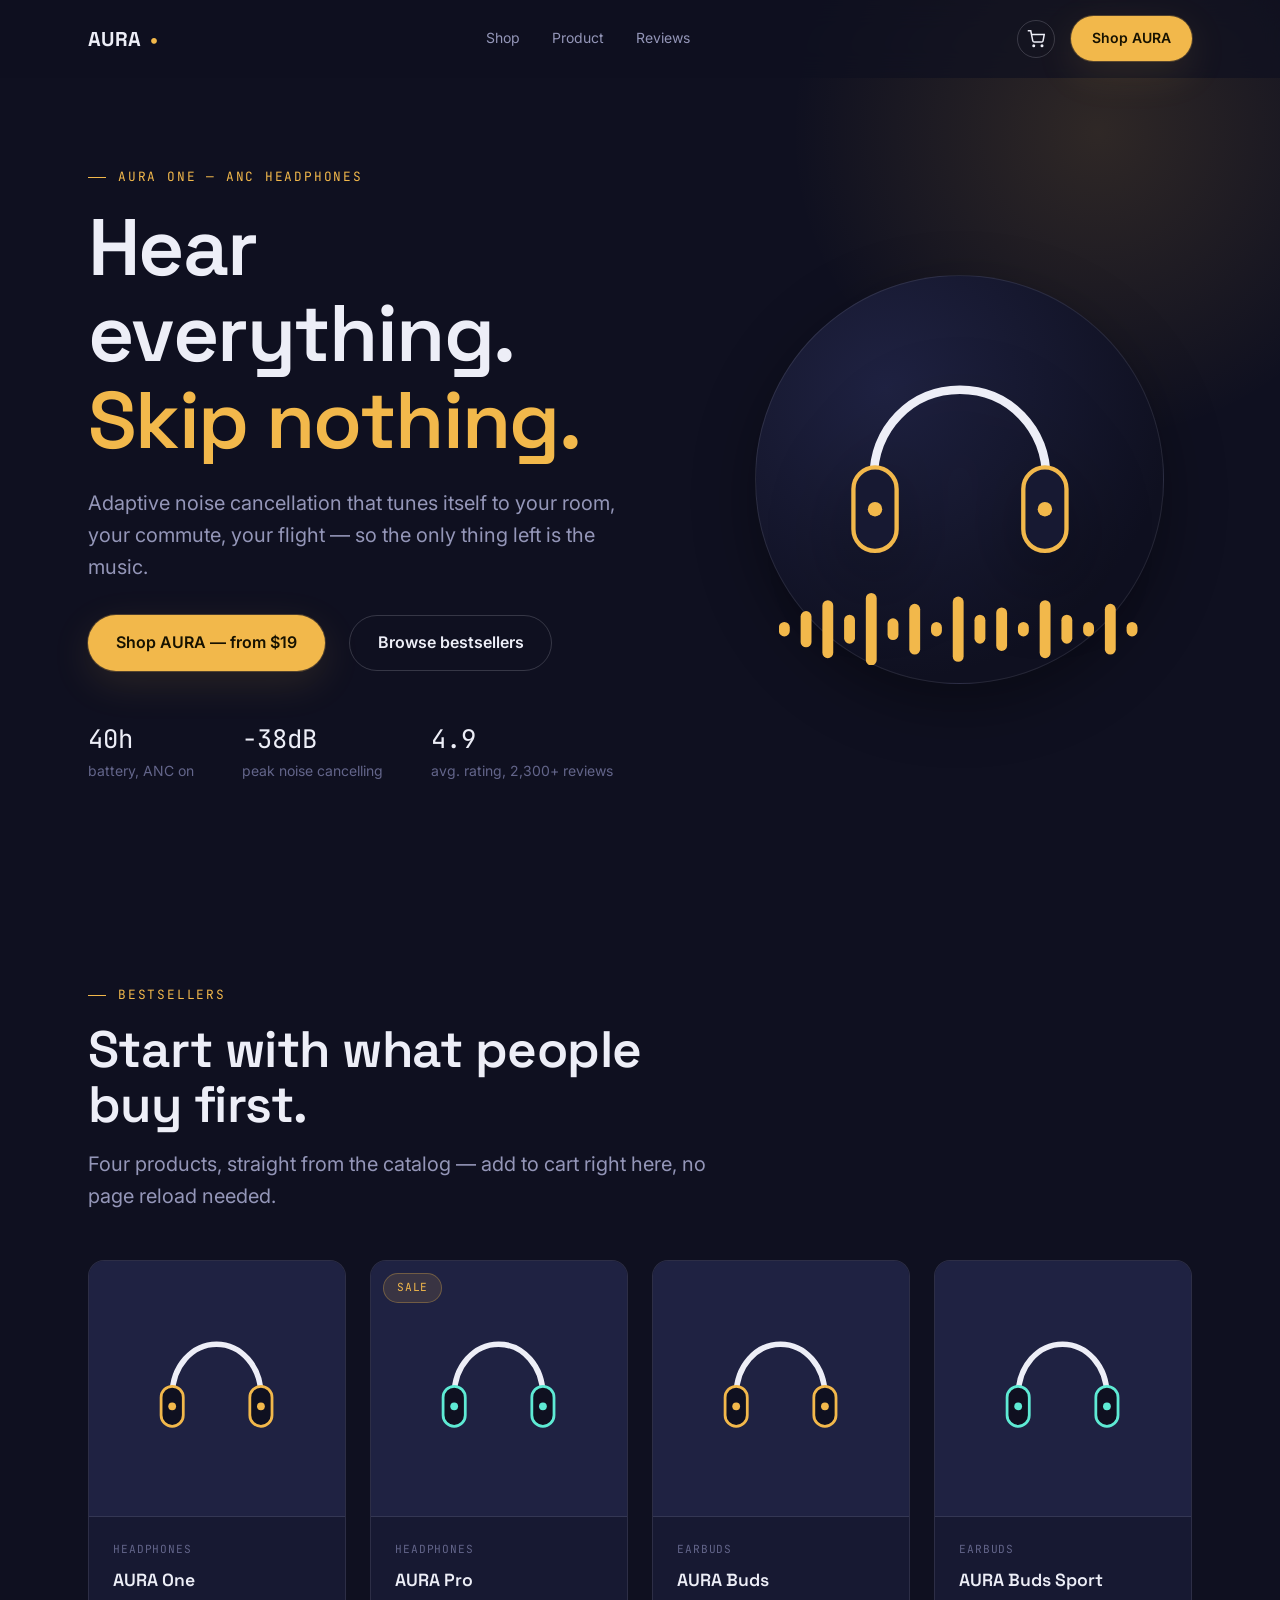
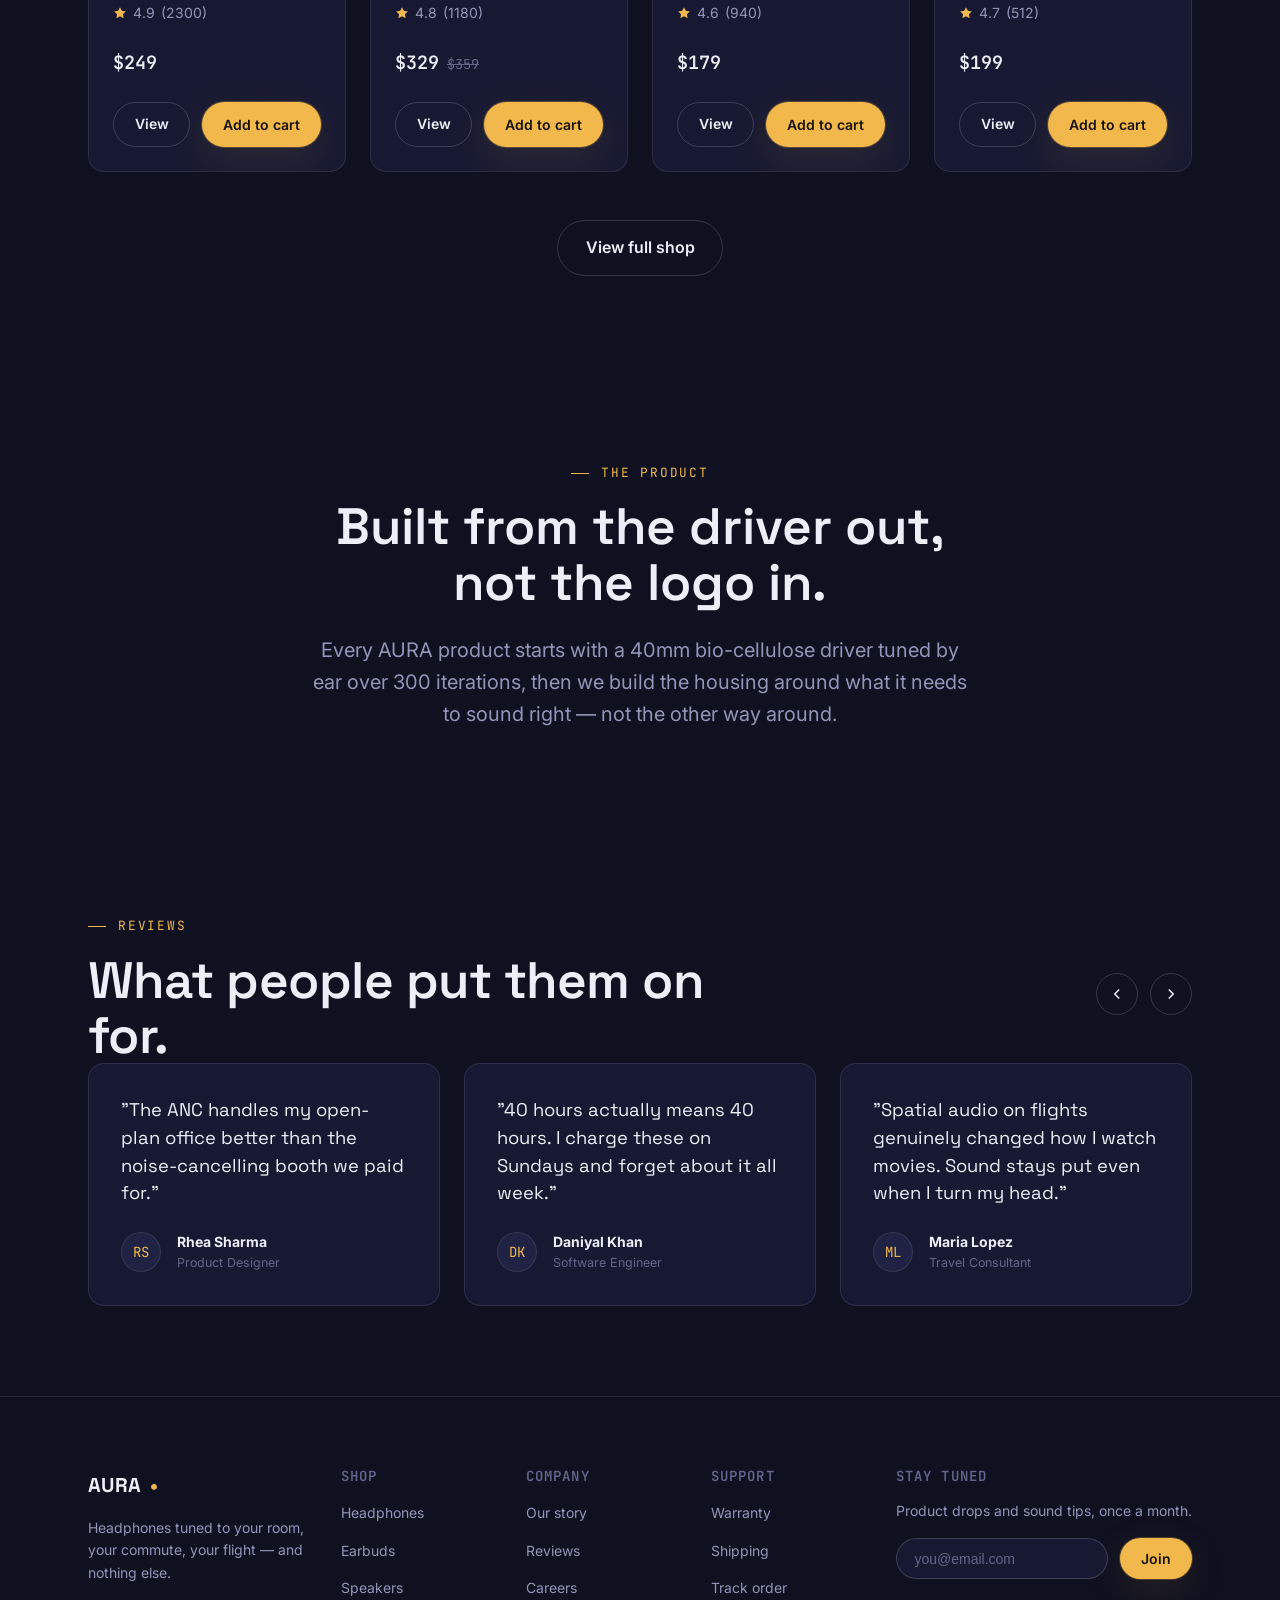
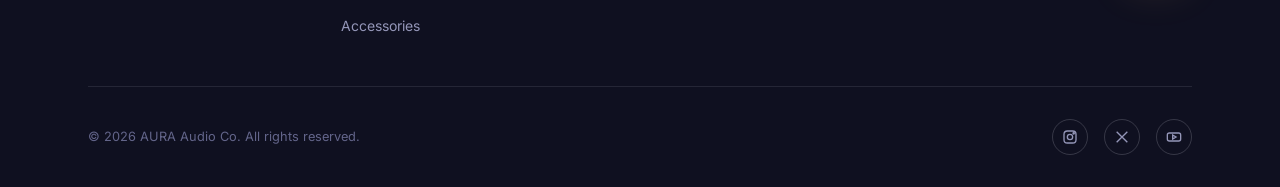
<file: index.html>
<!DOCTYPE html>
<html lang="en">
<head>
<meta charset="UTF-8" />
<meta name="viewport" content="width=device-width, initial-scale=1.0" />
<title>AURA — Headphones Tuned to Nothing But You</title>
<meta name="description" content="Shop AURA headphones, earbuds, speakers and accessories. Adaptive ANC, 40-hour battery, spatial audio." />

<link rel="preconnect" href="https://fonts.googleapis.com">
<link rel="preconnect" href="https://fonts.gstatic.com" crossorigin>
<link href="https://fonts.googleapis.com/css2?family=Space+Grotesk:wght@500;600;700&family=Inter:wght@400;500;600;700&family=JetBrains+Mono:wght@400;500&display=swap" rel="stylesheet">

<link rel="stylesheet" href="tokens.css">
<link rel="stylesheet" href="base.css">
<link rel="stylesheet" href="components.css">
<link rel="stylesheet" href="navbar.css">
<link rel="stylesheet" href="hero.css">
<link rel="stylesheet" href="shop.css">
<link rel="stylesheet" href="testimonials.css">
<link rel="stylesheet" href="footer.css">
</head>
<body>

<div id="site-header"></div>

<main id="top">

  <section class="hero">
    <div class="container hero__grid">
      <div class="hero__copy">
        <span class="eyebrow">AURA One — ANC Headphones</span>
        <h1>Hear everything.<br><em>Skip nothing.</em></h1>
        <p>Adaptive noise cancellation that tunes itself to your room, your commute, your flight — so the only thing left is the music.</p>

        <div class="hero__actions">
          <a href="shop.html" class="btn btn--primary">Shop AURA — from $19</a>
          <a href="#featured" class="btn btn--ghost">Browse bestsellers</a>
        </div>

        <dl class="hero__stats">
          <div><dt>40h</dt><dd>battery, ANC on</dd></div>
          <div><dt>−38dB</dt><dd>peak noise cancelling</dd></div>
          <div><dt>4.9</dt><dd>avg. rating, 2,300+ reviews</dd></div>
        </dl>
      </div>

      <div class="hero__visual" aria-hidden="true">
        <div class="hero__orb"></div>
        <svg class="hero__phones" viewBox="0 0 200 200" fill="none" xmlns="http://www.w3.org/2000/svg">
          <path d="M40 100C40 65 66 38 100 38C134 38 160 65 160 100" stroke="#EDEEF7" stroke-width="6" stroke-linecap="round"/>
          <rect x="26" y="92" width="30" height="58" rx="15" fill="#171932" stroke="#F2B84B" stroke-width="3"/>
          <rect x="144" y="92" width="30" height="58" rx="15" fill="#171932" stroke="#F2B84B" stroke-width="3"/>
          <circle cx="41" cy="121" r="5" fill="#F2B84B"/>
          <circle cx="159" cy="121" r="5" fill="#F2B84B"/>
        </svg>
        <svg class="hero__wave" viewBox="0 0 200 40" xmlns="http://www.w3.org/2000/svg">
          <rect x="0" y="16" width="6" height="8" rx="3" style="animation-delay:0ms"/>
          <rect x="12" y="10" width="6" height="20" rx="3" style="animation-delay:80ms"/>
          <rect x="24" y="4" width="6" height="32" rx="3" style="animation-delay:160ms"/>
          <rect x="36" y="12" width="6" height="16" rx="3" style="animation-delay:240ms"/>
          <rect x="48" y="0" width="6" height="40" rx="3" style="animation-delay:320ms"/>
          <rect x="60" y="14" width="6" height="12" rx="3" style="animation-delay:400ms"/>
          <rect x="72" y="6" width="6" height="28" rx="3" style="animation-delay:480ms"/>
          <rect x="84" y="16" width="6" height="8" rx="3" style="animation-delay:560ms"/>
          <rect x="96" y="2" width="6" height="36" rx="3" style="animation-delay:640ms"/>
          <rect x="108" y="12" width="6" height="16" rx="3" style="animation-delay:720ms"/>
          <rect x="120" y="8" width="6" height="24" rx="3" style="animation-delay:800ms"/>
          <rect x="132" y="16" width="6" height="8" rx="3" style="animation-delay:880ms"/>
          <rect x="144" y="4" width="6" height="32" rx="3" style="animation-delay:960ms"/>
          <rect x="156" y="12" width="6" height="16" rx="3" style="animation-delay:1040ms"/>
          <rect x="168" y="16" width="6" height="8" rx="3" style="animation-delay:1120ms"/>
          <rect x="180" y="6" width="6" height="28" rx="3" style="animation-delay:1200ms"/>
          <rect x="192" y="16" width="6" height="8" rx="3" style="animation-delay:1280ms"/>
        </svg>
      </div>
    </div>
  </section>

  <!-- ============================= FEATURED PRODUCTS (dynamic) ============================= -->
  <section class="section" id="featured">
    <div class="container">
      <div class="section-head reveal">
        <span class="eyebrow">Bestsellers</span>
        <h2>Start with what people buy first.</h2>
        <p>Four products, straight from the catalog — add to cart right here, no page reload needed.</p>
      </div>
      <div class="shop-grid" id="featuredGrid"></div>
      <div style="text-align:center; margin-top: var(--sp-6);">
        <a href="shop.html" class="btn btn--ghost">View full shop</a>
      </div>
    </div>
  </section>

  <!-- ============================= ABOUT ============================= -->
  <section class="section" id="about">
    <div class="container about-copy" style="max-width:760px; margin-inline:auto; text-align:center;">
      <span class="eyebrow" style="justify-content:center;">The Product</span>
      <h2 style="font-size: var(--fs-h2); margin-bottom: var(--sp-4);">Built from the driver out, not the logo in.</h2>
      <p class="text-muted" style="font-size: var(--fs-body-lg);">Every AURA product starts with a 40mm bio-cellulose driver tuned by ear over 300 iterations, then we build the housing around what it needs to sound right — not the other way around.</p>
    </div>
  </section>

  <!-- ============================= TESTIMONIALS ============================= -->
  <section class="section" id="testimonials">
    <div class="container">
      <div class="testimonials__head">
        <div class="section-head reveal" style="margin-bottom:0;">
          <span class="eyebrow">Reviews</span>
          <h2>What people put them on for.</h2>
        </div>
        <div class="testimonials__controls reveal">
          <button type="button" data-t-prev aria-label="Previous testimonial">
            <svg viewBox="0 0 24 24" fill="none" stroke="currentColor" stroke-width="2"><path d="M15 18l-6-6 6-6"/></svg>
          </button>
          <button type="button" data-t-next aria-label="Next testimonial">
            <svg viewBox="0 0 24 24" fill="none" stroke="currentColor" stroke-width="2"><path d="M9 18l6-6-6-6"/></svg>
          </button>
        </div>
      </div>

      <div class="testimonials__track-wrap reveal">
        <div class="testimonials__track">
          <article class="card t-card">
            <p class="t-card__quote">"The ANC handles my open-plan office better than the noise-cancelling booth we paid for."</p>
            <div class="t-card__person"><div class="t-card__avatar">RS</div><div><strong>Rhea Sharma</strong><span>Product Designer</span></div></div>
          </article>
          <article class="card t-card">
            <p class="t-card__quote">"40 hours actually means 40 hours. I charge these on Sundays and forget about it all week."</p>
            <div class="t-card__person"><div class="t-card__avatar">DK</div><div><strong>Daniyal Khan</strong><span>Software Engineer</span></div></div>
          </article>
          <article class="card t-card">
            <p class="t-card__quote">"Spatial audio on flights genuinely changed how I watch movies. Sound stays put even when I turn my head."</p>
            <div class="t-card__person"><div class="t-card__avatar">ML</div><div><strong>Maria Lopez</strong><span>Travel Consultant</span></div></div>
          </article>
          <article class="card t-card">
            <p class="t-card__quote">"Lightest over-ear pair I've worn for a full workday without ear fatigue."</p>
            <div class="t-card__person"><div class="t-card__avatar">AH</div><div><strong>Ali Hassan</strong><span>Podcast Editor</span></div></div>
          </article>
        </div>
      </div>
      <div class="testimonials__dots"></div>
    </div>
  </section>

</main>

<div id="site-footer"></div>

<script src="products-data.js"></script>
<script src="cart-store.js"></script>
<script src="layout.js"></script>
<script src="product-card.js"></script>
<script src="scrollReveal.js" defer></script>
<script src="testimonials.js" defer></script>
<script>
  renderHeader('home');
  renderFooter();
  renderProductGrid(document.getElementById('featuredGrid'), PRODUCTS.slice(0, 4));
</script>
</body>
</html>
</file>
<file: tokens.css>
/* ==========================================================================
   AURA — Design Tokens
   Single source of truth for color, type, spacing, motion.
   Every component file reads from these variables — never hardcode values.
   ========================================================================== */

:root {
  /* ---- Color: deep indigo studio, warm signal gold ---- */
  --color-bg: #0F1020;
  --color-bg-panel: #171932;
  --color-bg-panel-raised: #1F2242;
  --color-line: rgba(232, 233, 243, 0.10);
  --color-line-strong: rgba(232, 233, 243, 0.18);

  --color-text: #EDEEF7;
  --color-text-muted: #9496B8;
  --color-text-faint: #63658A;

  --color-accent: #F2B84B;       /* signal gold — CTAs, highlights, waveform peaks */
  --color-accent-dim: #B98A2E;
  --color-accent-ink: #171200;   /* text on top of gold */

  --color-teal: #5EEAD4;         /* secondary accent — used sparingly for data/specs */

  /* ---- Type ---- */
  --font-display: 'Space Grotesk', 'Segoe UI', sans-serif;
  --font-body: 'Inter', 'Segoe UI', sans-serif;
  --font-mono: 'JetBrains Mono', 'Courier New', monospace;

  --fs-h1: clamp(2.6rem, 5vw + 1rem, 5rem);
  --fs-h2: clamp(2rem, 3vw + 1rem, 3.2rem);
  --fs-h3: clamp(1.3rem, 1.2vw + 1rem, 1.7rem);
  --fs-body-lg: clamp(1.05rem, 0.4vw + 1rem, 1.25rem);
  --fs-body: 1rem;
  --fs-small: 0.875rem;
  --fs-eyebrow: 0.8rem;

  /* ---- Spacing scale (8px base) ---- */
  --sp-1: 0.5rem;
  --sp-2: 0.75rem;
  --sp-3: 1rem;
  --sp-4: 1.5rem;
  --sp-5: 2rem;
  --sp-6: 3rem;
  --sp-7: 4.5rem;
  --sp-8: 7rem;

  --section-pad-y: clamp(4rem, 7vw, 7rem);
  --container-w: 1200px;
  --container-pad-x: clamp(1.25rem, 4vw, 3rem);

  /* ---- Shape & motion ---- */
  --radius-sm: 8px;
  --radius-md: 16px;
  --radius-lg: 28px;
  --radius-pill: 999px;

  --ease-out: cubic-bezier(0.16, 1, 0.3, 1);
  --dur-fast: 180ms;
  --dur-med: 420ms;

  --shadow-soft: 0 20px 60px rgba(0, 0, 0, 0.35);
  --shadow-glow: 0 0 0 1px rgba(242, 184, 75, 0.25), 0 12px 40px rgba(242, 184, 75, 0.12);
}

@media (prefers-reduced-motion: reduce) {
  :root { --dur-fast: 0ms; --dur-med: 0ms; }
}
</file>
<file: base.css>
/* ==========================================================================
   Base — reset, typography, layout primitives
   ========================================================================== */

*, *::before, *::after { box-sizing: border-box; }

html { scroll-behavior: smooth; }

body {
  margin: 0;
  background: var(--color-bg);
  color: var(--color-text);
  font-family: var(--font-body);
  font-size: var(--fs-body);
  line-height: 1.6;
  -webkit-font-smoothing: antialiased;
  overflow-x: hidden;
}

img, svg { display: block; max-width: 100%; }

a { color: inherit; text-decoration: none; }

h1, h2, h3, h4 { font-family: var(--font-display); margin: 0; line-height: 1.08; font-weight: 600; }
p { margin: 0; }
ul { margin: 0; padding: 0; list-style: none; }
button { font-family: inherit; cursor: pointer; }

:focus-visible {
  outline: 2px solid var(--color-accent);
  outline-offset: 3px;
  border-radius: 4px;
}

.container {
  width: 100%;
  max-width: var(--container-w);
  margin-inline: auto;
  padding-inline: var(--container-pad-x);
}

.section {
  padding-block: var(--section-pad-y);
  position: relative;
}

.eyebrow {
  font-family: var(--font-mono);
  font-size: var(--fs-eyebrow);
  letter-spacing: 0.14em;
  text-transform: uppercase;
  color: var(--color-accent);
  display: inline-flex;
  align-items: center;
  gap: var(--sp-2);
  margin-bottom: var(--sp-3);
}

.eyebrow::before {
  content: '';
  width: 18px;
  height: 1px;
  background: var(--color-accent);
}

.section-head {
  max-width: 640px;
  margin-bottom: var(--sp-6);
}

.section-head h2 {
  font-size: var(--fs-h2);
  letter-spacing: -0.01em;
}

.section-head p {
  margin-top: var(--sp-3);
  color: var(--color-text-muted);
  font-size: var(--fs-body-lg);
}

.text-muted { color: var(--color-text-muted); }

.visually-hidden {
  position: absolute;
  width: 1px; height: 1px;
  overflow: hidden;
  clip: rect(0 0 0 0);
  white-space: nowrap;
}

/* Reveal-on-scroll utility, toggled by js/scrollReveal.js */
.reveal {
  opacity: 0;
  transform: translateY(24px);
  transition: opacity var(--dur-med) var(--ease-out), transform var(--dur-med) var(--ease-out);
}
.reveal.is-visible {
  opacity: 1;
  transform: translateY(0);
}
</file>
<file: components.css>
/* ==========================================================================
   Components — buttons, cards, badges, dividers
   Reused across every section so the whole site stays visually consistent.
   ========================================================================== */

/* ---- Buttons ---- */
.btn {
  display: inline-flex;
  align-items: center;
  justify-content: center;
  gap: var(--sp-2);
  padding: 0.9rem 1.7rem;
  border-radius: var(--radius-pill);
  font-family: var(--font-body);
  font-weight: 600;
  font-size: var(--fs-body);
  border: 1px solid transparent;
  transition: transform var(--dur-fast) var(--ease-out), box-shadow var(--dur-fast) var(--ease-out), background var(--dur-fast) var(--ease-out);
  white-space: nowrap;
}
.btn:hover { transform: translateY(-2px); }
.btn:active { transform: translateY(0); }

.btn--primary {
  background: var(--color-accent);
  color: var(--color-accent-ink);
  box-shadow: var(--shadow-glow);
}
.btn--primary:hover { box-shadow: 0 0 0 1px rgba(242,184,75,0.4), 0 18px 50px rgba(242, 184, 75, 0.22); }

.btn--ghost {
  background: transparent;
  color: var(--color-text);
  border-color: var(--color-line-strong);
}
.btn--ghost:hover { border-color: var(--color-accent); color: var(--color-accent); }

.btn--sm { padding: 0.65rem 1.25rem; font-size: var(--fs-small); }
.btn--block { width: 100%; }

/* ---- Card ---- */
.card {
  background: var(--color-bg-panel);
  border: 1px solid var(--color-line);
  border-radius: var(--radius-md);
  padding: var(--sp-5);
  transition: border-color var(--dur-fast) var(--ease-out), transform var(--dur-fast) var(--ease-out);
}
.card:hover { border-color: var(--color-line-strong); }

/* ---- Badge / pill tag ---- */
.badge {
  display: inline-flex;
  align-items: center;
  padding: 0.3rem 0.8rem;
  border-radius: var(--radius-pill);
  font-family: var(--font-mono);
  font-size: 0.7rem;
  letter-spacing: 0.08em;
  text-transform: uppercase;
  background: rgba(242, 184, 75, 0.12);
  color: var(--color-accent);
  border: 1px solid rgba(242, 184, 75, 0.3);
}

/* ---- Waveform divider — the site's signature motif ---- */
.waveform-divider {
  width: 100%;
  height: 40px;
  display: block;
  color: var(--color-line-strong);
}
.waveform-divider path { stroke: currentColor; }

/* ---- Numeric spec chip (mono font for data) ---- */
.spec {
  font-family: var(--font-mono);
  color: var(--color-teal);
  font-size: var(--fs-small);
}
</file>
<file: navbar.css>
/* ==========================================================================
   Navbar
   ========================================================================== */

.navbar {
  position: fixed;
  top: 0; left: 0; right: 0;
  z-index: 100;
  padding-block: var(--sp-3);
  background: rgba(15, 16, 32, 0.7);
  backdrop-filter: blur(14px);
  -webkit-backdrop-filter: blur(14px);
  border-bottom: 1px solid transparent;
  transition: border-color var(--dur-fast) var(--ease-out), background var(--dur-fast) var(--ease-out);
}
.navbar.is-scrolled {
  border-bottom-color: var(--color-line);
  background: rgba(15, 16, 32, 0.92);
}

.navbar__inner {
  display: flex;
  align-items: center;
  justify-content: space-between;
  gap: var(--sp-4);
}

.navbar__logo {
  font-family: var(--font-display);
  font-size: 1.25rem;
  font-weight: 700;
  letter-spacing: 0.02em;
  display: flex;
  align-items: center;
  gap: 0.5rem;
}
.navbar__logo span { color: var(--color-accent); }

.navbar__links {
  display: flex;
  align-items: center;
  gap: var(--sp-5);
}
.navbar__links a {
  font-size: var(--fs-small);
  color: var(--color-text-muted);
  transition: color var(--dur-fast) var(--ease-out);
}
.navbar__links a:hover { color: var(--color-text); }

.navbar__cta { display: flex; align-items: center; gap: var(--sp-3); }

.cart-link {
  position: relative;
  width: 38px; height: 38px;
  display: grid;
  place-items: center;
  color: var(--color-text);
  border: 1px solid var(--color-line-strong);
  border-radius: 50%;
  transition: border-color var(--dur-fast) var(--ease-out), color var(--dur-fast) var(--ease-out);
}
.cart-link:hover { border-color: var(--color-accent); color: var(--color-accent); }
.cart-link svg { width: 18px; height: 18px; }
.cart-link__badge {
  position: absolute;
  top: -6px; right: -6px;
  min-width: 18px; height: 18px;
  padding: 0 4px;
  border-radius: var(--radius-pill);
  background: var(--color-accent);
  color: var(--color-accent-ink);
  font-family: var(--font-mono);
  font-size: 0.65rem;
  font-weight: 700;
  display: none;
  align-items: center;
  justify-content: center;
}

.navbar__toggle {
  display: none;
  flex-direction: column;
  gap: 5px;
  background: none;
  border: none;
  padding: 8px;
}
.navbar__toggle span {
  width: 22px; height: 2px;
  background: var(--color-text);
  border-radius: 2px;
  transition: transform var(--dur-fast) var(--ease-out), opacity var(--dur-fast) var(--ease-out);
}
.navbar__toggle[aria-expanded="true"] span:nth-child(1) { transform: translateY(7px) rotate(45deg); }
.navbar__toggle[aria-expanded="true"] span:nth-child(2) { opacity: 0; }
.navbar__toggle[aria-expanded="true"] span:nth-child(3) { transform: translateY(-7px) rotate(-45deg); }

@media (max-width: 860px) {
  .navbar__links {
    position: fixed;
    top: 64px; left: 0; right: 0;
    flex-direction: column;
    align-items: stretch;
    gap: 0;
    background: var(--color-bg-panel);
    border-bottom: 1px solid var(--color-line);
    max-height: 0;
    overflow: hidden;
    transition: max-height var(--dur-med) var(--ease-out);
  }
  .navbar__links.is-open { max-height: 320px; }
  .navbar__links a {
    padding: var(--sp-3) var(--container-pad-x);
    border-bottom: 1px solid var(--color-line);
  }
  .navbar__toggle { display: flex; }
  .navbar__cta .btn--ghost { display: none; }
}
</file>
<file: hero.css>
/* ==========================================================================
   Hero
   ========================================================================== */

.hero {
  padding-top: clamp(7rem, 14vw, 10rem);
  padding-bottom: var(--section-pad-y);
  position: relative;
  overflow: hidden;
}

.hero::before {
  content: '';
  position: absolute;
  top: -20%; right: -10%;
  width: 620px; height: 620px;
  background: radial-gradient(circle, rgba(242, 184, 75, 0.14) 0%, transparent 70%);
  pointer-events: none;
}

.hero__grid {
  display: grid;
  grid-template-columns: 1.1fr 0.9fr;
  gap: var(--sp-7);
  align-items: center;
}

.hero__copy h1 {
  font-size: var(--fs-h1);
  letter-spacing: -0.02em;
  margin-bottom: var(--sp-4);
}
.hero__copy h1 em {
  font-style: normal;
  color: var(--color-accent);
}

.hero__copy p {
  font-size: var(--fs-body-lg);
  color: var(--color-text-muted);
  max-width: 46ch;
  margin-bottom: var(--sp-5);
}

.hero__actions {
  display: flex;
  align-items: center;
  gap: var(--sp-4);
  flex-wrap: wrap;
  margin-bottom: var(--sp-6);
}

.hero__actions .btn--ghost {
  gap: var(--sp-2);
}

.hero__stats {
  display: flex;
  gap: var(--sp-6);
  flex-wrap: wrap;
}
.hero__stats dt {
  font-family: var(--font-mono);
  font-size: 1.6rem;
  color: var(--color-text);
}
.hero__stats dd {
  margin: 0;
  font-size: var(--fs-small);
  color: var(--color-text-faint);
}

/* ---- Visual: headphone silhouette + live waveform ---- */
.hero__visual {
  position: relative;
  aspect-ratio: 1 / 1;
  display: grid;
  place-items: center;
}

.hero__orb {
  position: absolute;
  inset: 6%;
  border-radius: 50%;
  background: radial-gradient(circle at 32% 28%, var(--color-bg-panel-raised), var(--color-bg) 72%);
  border: 1px solid var(--color-line);
  box-shadow: var(--shadow-soft);
}

.hero__phones {
  position: relative;
  width: 62%;
  z-index: 2;
  filter: drop-shadow(0 30px 40px rgba(0,0,0,0.45));
}

.hero__wave {
  position: absolute;
  bottom: 10%;
  left: 50%;
  transform: translateX(-50%);
  width: 78%;
  z-index: 3;
}

.hero__wave rect {
  fill: var(--color-accent);
  animation: wave-pulse 1.1s ease-in-out infinite;
  transform-origin: center;
}

@keyframes wave-pulse {
  0%, 100% { transform: scaleY(0.35); }
  50% { transform: scaleY(1); }
}

@media (max-width: 960px) {
  .hero__grid { grid-template-columns: 1fr; }
  .hero__visual { max-width: 420px; margin-inline: auto; order: -1; }
}

@media (max-width: 480px) {
  .hero__stats { gap: var(--sp-5); }
  .hero__actions { flex-direction: column; align-items: stretch; }
  .hero__actions .btn { width: 100%; }
}
</file>
<file: shop.css>
/* ==========================================================================
   Product card component — reused on home (featured), shop grid,
   and "related products" on the product detail page.
   ========================================================================== */

.product-card {
  display: flex;
  flex-direction: column;
  overflow: hidden;
  padding: 0;
}

.product-card__media {
  aspect-ratio: 1 / 1;
  background: var(--color-bg-panel-raised);
  display: grid;
  place-items: center;
  position: relative;
  border-bottom: 1px solid var(--color-line);
}
.product-card__media svg { width: 52%; }

.product-card__sale {
  position: absolute;
  top: 12px; left: 12px;
}

.product-card__body {
  padding: var(--sp-4);
  display: flex;
  flex-direction: column;
  gap: var(--sp-2);
  flex: 1;
}

.product-card__cat {
  font-family: var(--font-mono);
  font-size: 0.7rem;
  letter-spacing: 0.08em;
  text-transform: uppercase;
  color: var(--color-text-faint);
}

.product-card__name {
  font-family: var(--font-display);
  font-size: 1.1rem;
  font-weight: 600;
}
.product-card__name a { color: inherit; }
.product-card__name a:hover { color: var(--color-accent); }

.product-card__rating {
  display: flex;
  align-items: center;
  gap: 6px;
  font-size: var(--fs-small);
  color: var(--color-text-muted);
}
.product-card__rating svg { width: 14px; height: 14px; color: var(--color-accent); }

.product-card__price {
  display: flex;
  align-items: baseline;
  gap: 8px;
  margin-top: auto;
  padding-top: var(--sp-2);
}
.product-card__price .now { font-family: var(--font-mono); font-size: 1.15rem; font-weight: 600; }
.product-card__price .was { font-family: var(--font-mono); font-size: 0.85rem; color: var(--color-text-faint); text-decoration: line-through; }

.product-card__actions {
  padding: 0 var(--sp-4) var(--sp-4);
  display: flex;
  gap: var(--sp-2);
}
.product-card__actions .btn { flex: 1; }

/* ==========================================================================
   Shop page — header bar, filters, grid, empty state
   ========================================================================== */

.shop-hero {
  padding-top: clamp(6.5rem, 12vw, 8.5rem);
  padding-bottom: var(--sp-6);
}
.shop-hero h1 { font-size: var(--fs-h2); margin-bottom: var(--sp-2); }
.shop-hero p { color: var(--color-text-muted); font-size: var(--fs-body-lg); max-width: 60ch; }

.shop-toolbar {
  display: flex;
  align-items: center;
  justify-content: space-between;
  gap: var(--sp-4);
  flex-wrap: wrap;
  padding-bottom: var(--sp-5);
  margin-bottom: var(--sp-5);
  border-bottom: 1px solid var(--color-line);
}

.shop-filters {
  display: flex;
  gap: var(--sp-2);
  flex-wrap: wrap;
}
.filter-pill {
  padding: 0.5rem 1rem;
  border-radius: var(--radius-pill);
  border: 1px solid var(--color-line-strong);
  background: transparent;
  color: var(--color-text-muted);
  font-size: var(--fs-small);
  transition: all var(--dur-fast) var(--ease-out);
}
.filter-pill:hover { color: var(--color-text); border-color: var(--color-text-muted); }
.filter-pill.is-active {
  background: var(--color-accent);
  border-color: var(--color-accent);
  color: var(--color-accent-ink);
  font-weight: 600;
}

.shop-search-sort {
  display: flex;
  gap: var(--sp-3);
  align-items: center;
}

.shop-search {
  display: flex;
  align-items: center;
  gap: var(--sp-2);
  background: var(--color-bg-panel);
  border: 1px solid var(--color-line-strong);
  border-radius: var(--radius-pill);
  padding: 0.55rem 1rem;
}
.shop-search svg { width: 16px; height: 16px; color: var(--color-text-faint); flex-shrink: 0; }
.shop-search input {
  background: none;
  border: none;
  color: var(--color-text);
  font-size: var(--fs-small);
  width: 160px;
}
.shop-search input:focus { outline: none; }

.shop-sort {
  background: var(--color-bg-panel);
  border: 1px solid var(--color-line-strong);
  border-radius: var(--radius-pill);
  color: var(--color-text);
  padding: 0.6rem 1rem;
  font-size: var(--fs-small);
}

.shop-grid {
  display: grid;
  grid-template-columns: repeat(4, 1fr);
  gap: var(--sp-4);
}

.shop-empty {
  text-align: center;
  padding: var(--sp-8) var(--sp-4);
  color: var(--color-text-muted);
}
.shop-empty svg { width: 48px; height: 48px; margin: 0 auto var(--sp-4); color: var(--color-text-faint); }

.results-count {
  font-family: var(--font-mono);
  font-size: var(--fs-small);
  color: var(--color-text-faint);
}

@media (max-width: 1100px) { .shop-grid { grid-template-columns: repeat(3, 1fr); } }
@media (max-width: 820px) { .shop-grid { grid-template-columns: repeat(2, 1fr); } }
@media (max-width: 520px) { .shop-grid { grid-template-columns: 1fr; } }

@media (max-width: 640px) {
  .shop-toolbar { flex-direction: column; align-items: stretch; }
  .shop-search-sort { flex-direction: column; align-items: stretch; }
  .shop-search input { width: 100%; }
}

/* ==========================================================================
   Toast — "Added to cart" confirmation
   ========================================================================== */
.toast {
  position: fixed;
  bottom: 24px;
  left: 50%;
  transform: translateX(-50%) translateY(20px);
  background: var(--color-bg-panel-raised);
  border: 1px solid var(--color-line-strong);
  color: var(--color-text);
  padding: 0.9rem 1.4rem;
  border-radius: var(--radius-pill);
  font-size: var(--fs-small);
  display: flex;
  align-items: center;
  gap: var(--sp-2);
  box-shadow: var(--shadow-soft);
  z-index: 200;
  opacity: 0;
  pointer-events: none;
  transition: opacity var(--dur-fast) var(--ease-out), transform var(--dur-fast) var(--ease-out);
}
.toast.is-visible {
  opacity: 1;
  transform: translateX(-50%) translateY(0);
  pointer-events: auto;
}
.toast svg { width: 18px; height: 18px; color: var(--color-accent); flex-shrink: 0; }
</file>
<file: testimonials.css>
/* ==========================================================================
   Testimonials
   ========================================================================== */

.testimonials__head {
  display: flex;
  align-items: flex-end;
  justify-content: space-between;
  gap: var(--sp-4);
  flex-wrap: wrap;
}

.testimonials__controls {
  display: flex;
  gap: var(--sp-2);
  margin-bottom: var(--sp-6);
}

.testimonials__controls button {
  width: 42px; height: 42px;
  border-radius: 50%;
  border: 1px solid var(--color-line-strong);
  background: transparent;
  color: var(--color-text);
  display: grid;
  place-items: center;
  transition: border-color var(--dur-fast) var(--ease-out), color var(--dur-fast) var(--ease-out);
}
.testimonials__controls button:hover { border-color: var(--color-accent); color: var(--color-accent); }
.testimonials__controls svg { width: 18px; height: 18px; }

.testimonials__track-wrap { overflow: hidden; }

.testimonials__track {
  display: flex;
  gap: var(--sp-4);
  transition: transform var(--dur-med) var(--ease-out);
}

.t-card {
  flex: 0 0 calc((100% - (2 * var(--sp-4))) / 3);
  display: flex;
  flex-direction: column;
  gap: var(--sp-4);
}

.t-card__quote {
  font-family: var(--font-display);
  font-size: 1.15rem;
  line-height: 1.5;
}

.t-card__person {
  display: flex;
  align-items: center;
  gap: var(--sp-3);
  margin-top: auto;
}

.t-card__avatar {
  width: 40px; height: 40px;
  border-radius: 50%;
  background: var(--color-bg-panel-raised);
  border: 1px solid var(--color-line);
  display: grid;
  place-items: center;
  font-family: var(--font-mono);
  font-size: var(--fs-small);
  color: var(--color-accent);
}

.t-card__person strong { display: block; font-size: var(--fs-small); }
.t-card__person span { display: block; font-size: 0.78rem; color: var(--color-text-faint); }

.testimonials__dots {
  display: none;
  justify-content: center;
  gap: 8px;
  margin-top: var(--sp-5);
}
.testimonials__dots button {
  width: 8px; height: 8px;
  border-radius: 50%;
  border: none;
  background: var(--color-line-strong);
  padding: 0;
}
.testimonials__dots button.is-active { background: var(--color-accent); }

@media (max-width: 900px) {
  .t-card { flex: 0 0 calc((100% - var(--sp-4)) / 2); }
}
@media (max-width: 620px) {
  .t-card { flex: 0 0 100%; }
  .testimonials__controls { display: none; }
  .testimonials__dots { display: flex; }
}
</file>
<file: footer.css>
/* ==========================================================================
   Footer
   ========================================================================== */

.footer {
  border-top: 1px solid var(--color-line);
  padding-block: var(--sp-7) var(--sp-5);
}

.footer__top {
  display: grid;
  grid-template-columns: 1.3fr repeat(3, 0.9fr) 1.2fr;
  gap: var(--sp-5);
  padding-bottom: var(--sp-6);
}

.footer__brand .navbar__logo { margin-bottom: var(--sp-3); }
.footer__brand p {
  color: var(--color-text-muted);
  font-size: var(--fs-small);
  max-width: 32ch;
}

.footer__col h4 {
  font-size: var(--fs-small);
  font-family: var(--font-mono);
  text-transform: uppercase;
  letter-spacing: 0.08em;
  color: var(--color-text-faint);
  margin-bottom: var(--sp-3);
}
.footer__col ul { display: grid; gap: var(--sp-2); }
.footer__col a { font-size: var(--fs-small); color: var(--color-text-muted); transition: color var(--dur-fast) var(--ease-out); }
.footer__col a:hover { color: var(--color-accent); }

.footer__newsletter form {
  display: flex;
  gap: var(--sp-2);
  margin-top: var(--sp-3);
}
.footer__newsletter input {
  flex: 1;
  min-width: 0;
  background: var(--color-bg-panel);
  border: 1px solid var(--color-line-strong);
  border-radius: var(--radius-pill);
  padding: 0.7rem 1.1rem;
  color: var(--color-text);
  font-size: var(--fs-small);
}
.footer__newsletter input::placeholder { color: var(--color-text-faint); }
.footer__newsletter input:focus { outline: 2px solid var(--color-accent); outline-offset: 2px; }
.footer__newsletter p.note { font-size: 0.78rem; color: var(--color-text-faint); margin-top: var(--sp-2); }
.footer__newsletter .form-msg { font-size: 0.78rem; margin-top: var(--sp-2); color: var(--color-teal); min-height: 1em; }

.footer__bottom {
  display: flex;
  align-items: center;
  justify-content: space-between;
  gap: var(--sp-4);
  padding-top: var(--sp-5);
  border-top: 1px solid var(--color-line);
  flex-wrap: wrap;
}
.footer__bottom p { font-size: 0.8rem; color: var(--color-text-faint); }

.footer__social { display: flex; gap: var(--sp-3); }
.footer__social a {
  width: 36px; height: 36px;
  border-radius: 50%;
  border: 1px solid var(--color-line-strong);
  display: grid;
  place-items: center;
  color: var(--color-text-muted);
  transition: color var(--dur-fast) var(--ease-out), border-color var(--dur-fast) var(--ease-out);
}
.footer__social a:hover { color: var(--color-accent); border-color: var(--color-accent); }
.footer__social svg { width: 16px; height: 16px; }

@media (max-width: 960px) {
  .footer__top { grid-template-columns: repeat(2, 1fr); }
  .footer__brand { grid-column: 1 / -1; }
}
@media (max-width: 560px) {
  .footer__top { grid-template-columns: 1fr; }
  .footer__bottom { flex-direction: column; align-items: flex-start; }
}
</file>
